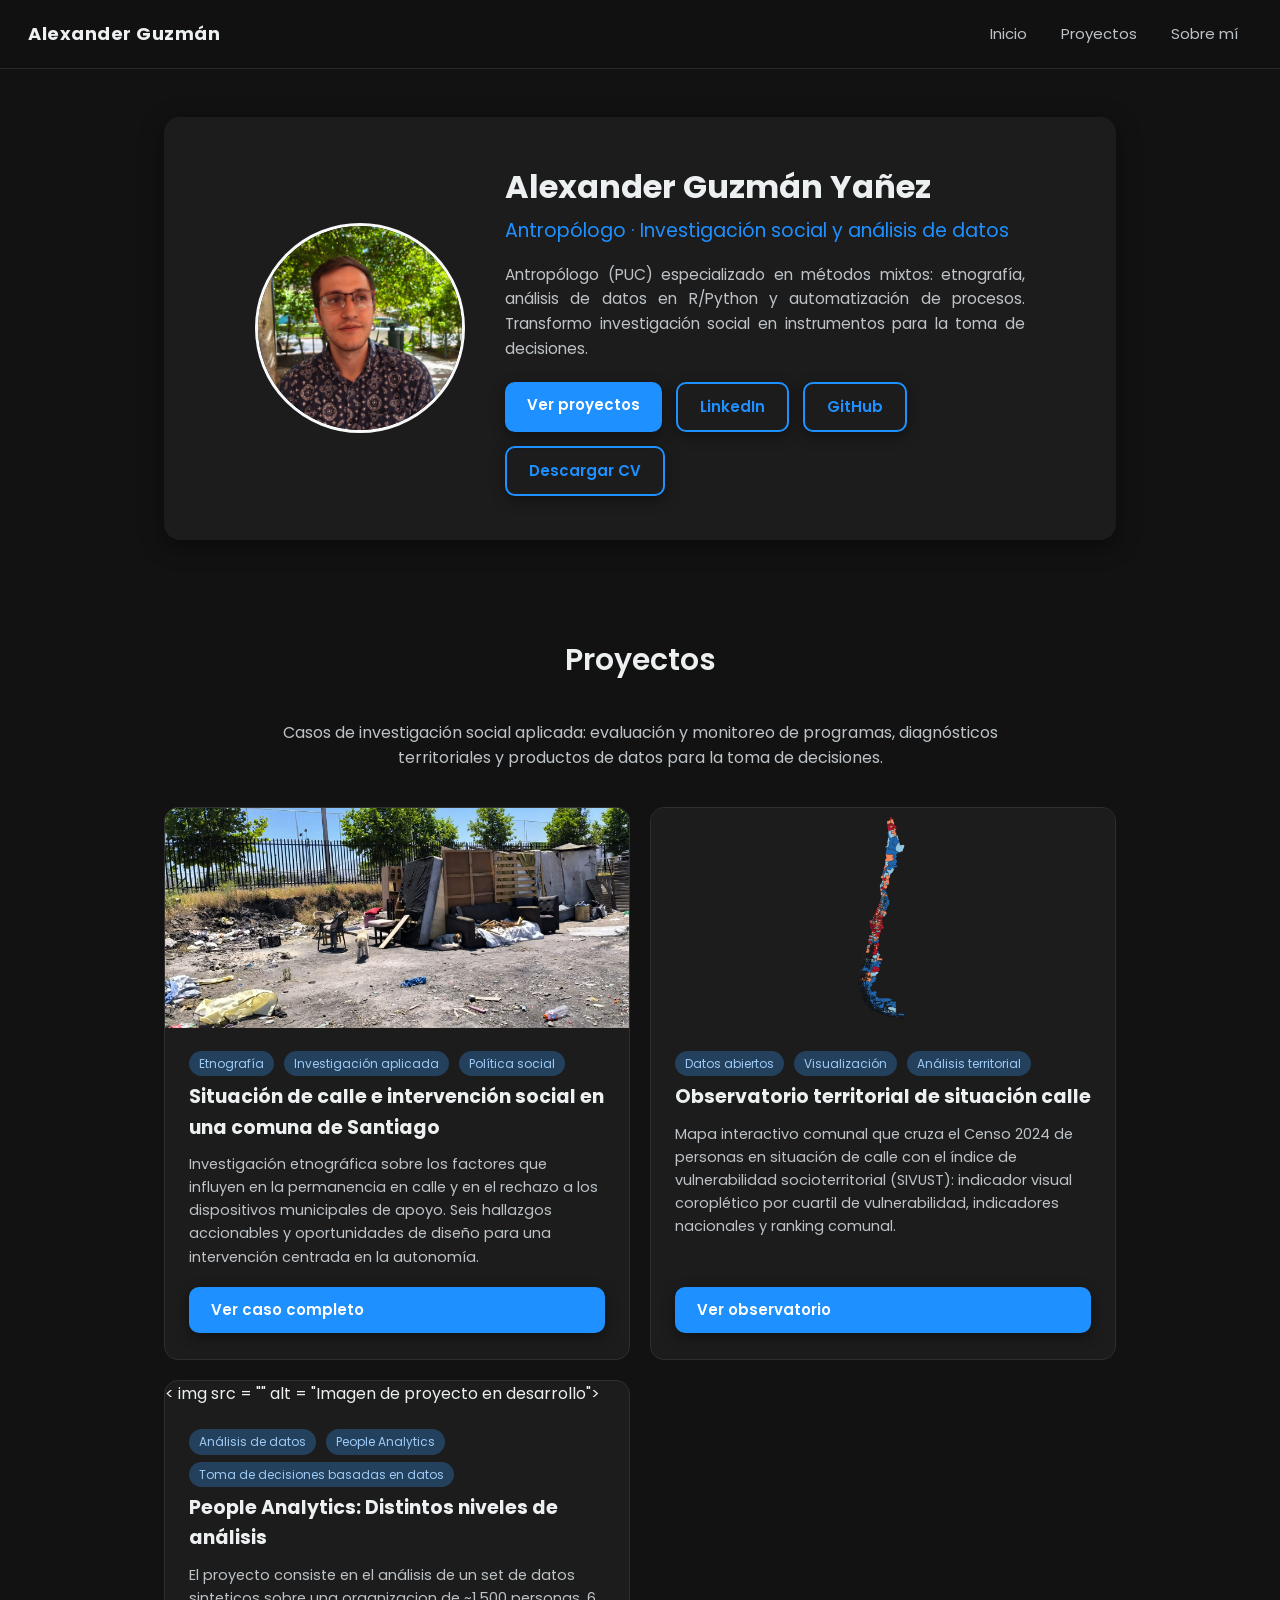
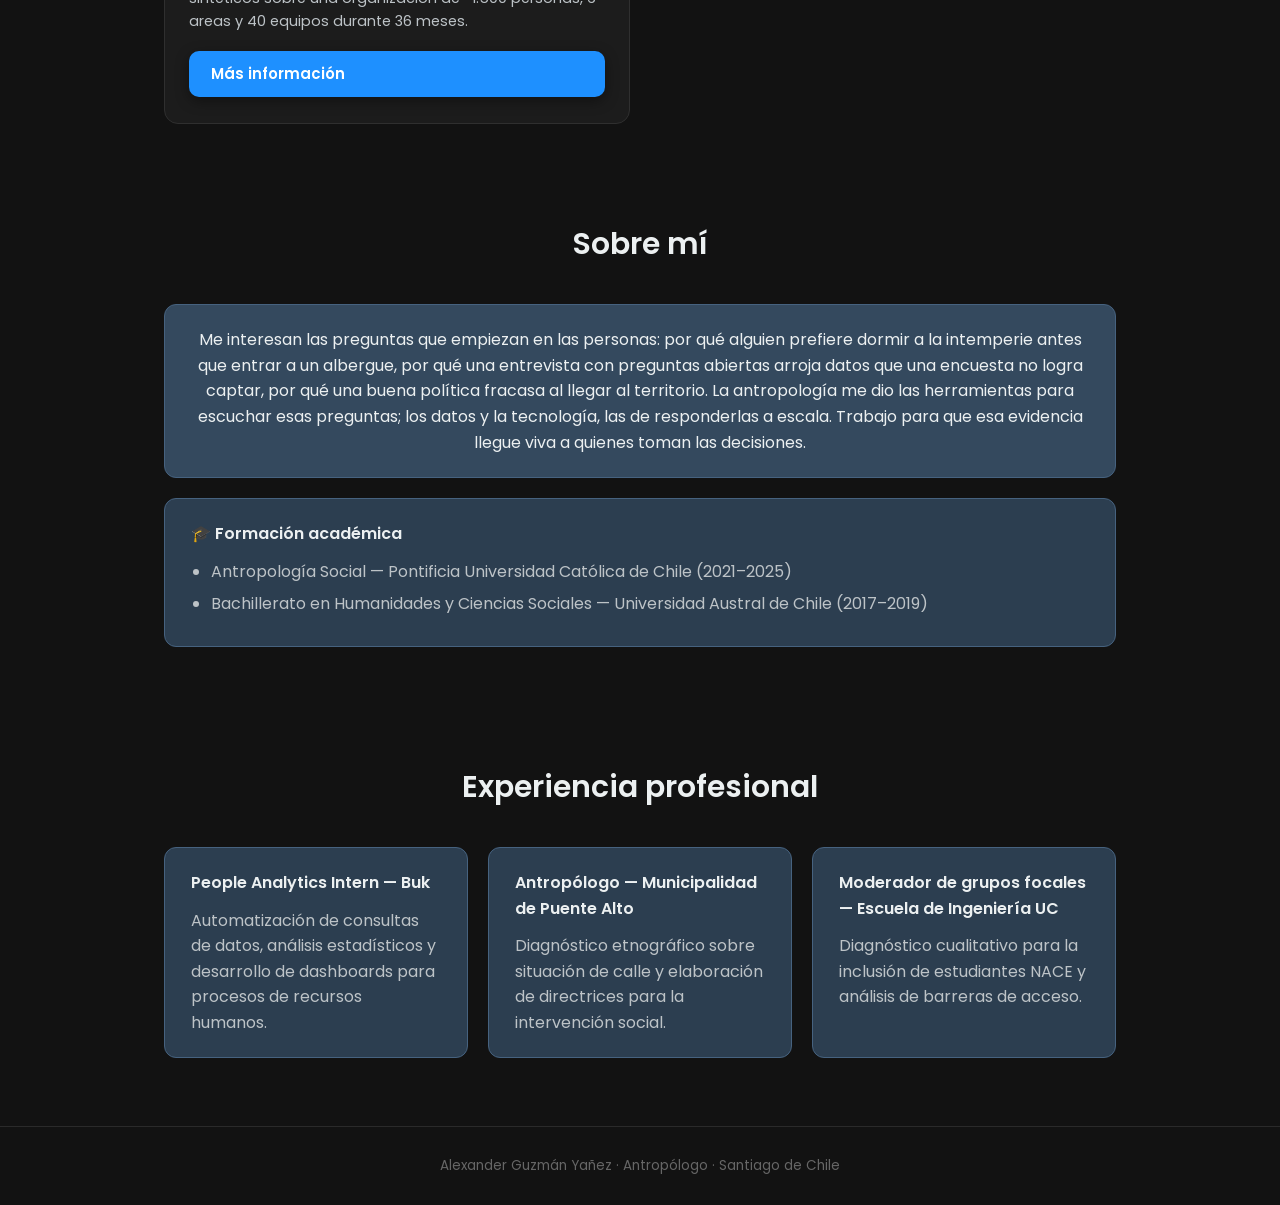
<file: index.html>
<!DOCTYPE html>
<html lang="es">
<head>
  <meta charset="UTF-8">
  <meta name="viewport" content="width=device-width, initial-scale=1.0">
  <title>Alexander Guzmán — Antropólogo · Investigación social y datos</title>
  <meta name="description" content="Portafolio de Alexander Guzmán Yañez: antropólogo especializado en investigación social, métodos mixtos y análisis de datos aplicado a problemas territoriales y organizacionales.">
  <link rel="preconnect" href="https://fonts.googleapis.com">
  <link rel="preconnect" href="https://fonts.gstatic.com" crossorigin>
  <link href="https://fonts.googleapis.com/css2?family=Poppins:wght@300;400;600;700&display=swap" rel="stylesheet">
  <link rel="stylesheet" href="styles.css">
</head>
<body>

  <nav class="nav">
    <a class="nav-brand" href="index.html">Alexander Guzmán</a>
    <div class="nav-links">
      <a href="#inicio">Inicio</a>
      <a href="#proyectos">Proyectos</a>
      <a href="#sobre-mi">Sobre mí</a>
    </div>
  </nav>

  <!-- ============ INICIO ============ -->
  <section id="inicio" class="container">
    <div class="hero">
      <img src="img/imgme.jpeg" alt="Foto de perfil de Alexander Guzmán">
      <div class="hero-text">
        <h1>Alexander Guzmán Yañez</h1>
        <h2>Antropólogo · Investigación social y análisis de datos</h2>
        <p>Antropólogo (PUC) especializado en métodos mixtos: etnografía, análisis de datos en R/Python y
        automatización de procesos. Transformo investigación social en instrumentos para la toma de decisiones.</p>
        <div class="hero-links">
          <a class="btn" href="#proyectos">Ver proyectos</a>
          <a class="btn btn-outline" href="https://www.linkedin.com/in/alexander-guzmán-yañez-689122227" target="_blank" rel="noopener">LinkedIn</a>
          <a class="btn btn-outline" href="https://github.com/Alexanderguzman-ant" target="_blank" rel="noopener">GitHub</a>
          <a class="btn btn-outline" href="docs/CV_Alexander_Guzman.pdf" target="_blank" rel="noopener">Descargar CV</a>
        </div>
      </div>
    </div>
  </section>

  <!-- ============ PROYECTOS ============ -->
  <section id="proyectos" class="container">
    <h2 class="section-title">Proyectos</h2>
    <p style="text-align:center; color: var(--text-muted); max-width: 720px; margin: 0 auto 36px;">
      Casos de investigación social aplicada: evaluación y monitoreo de programas, diagnósticos
      territoriales y productos de datos para la toma de decisiones.
    </p>

    <div class="grid-2">
      <div class="project-card">
        <img src="img/case_study_cover.jpeg" alt="Registro de terreno del estudio sobre situación de calle">
        <div class="project-card-body">
          <div>
            <span class="tag">Etnografía</span>
            <span class="tag">Investigación aplicada</span>
            <span class="tag">Política social</span>
          </div>
          <h3>Situación de calle e intervención social en una comuna de Santiago</h3>
          <p>Investigación etnográfica sobre los factores que influyen en la permanencia en calle y en el
          rechazo a los dispositivos municipales de apoyo. Seis hallazgos accionables y oportunidades de
          diseño para una intervención centrada en la autonomía.</p>
          <a class="btn" href="caso-situacion-calle.html">Ver caso completo</a>
        </div>
      </div>

      <div class="project-card">
        <img src="img/observatorio_cover.png" alt="Mapa del observatorio territorial de situación de calle">
        <div class="project-card-body">
          <div>
            <span class="tag">Datos abiertos</span>
            <span class="tag">Visualización</span>
            <span class="tag">Análisis territorial</span>
          </div>
          <h3>Observatorio territorial de situación calle</h3>
          <p>Mapa interactivo comunal que cruza el Censo 2024 de personas en situación de calle con el
          índice de vulnerabilidad socioterritorial (SIVUST): indicador visual coroplético por cuartil de vulnerabilidad,
          indicadores nacionales y ranking comunal.</p>
          <a class="btn" href="observatorio.html">Ver observatorio</a>
        </div>
      </div>
      <div class="project-card"> 
        < img src = "" alt = "Imagen de proyecto en desarrollo">
      <div class="project-card-body">
        <div>
          <span class="tag">Análisis de datos</span>
          <span class="tag">People Analytics</span>
          <span class="tag">Toma de decisiones basadas en datos</span>
        </div>
        <h3>People Analytics: Distintos niveles de análisis</h3>
        <p>El proyecto consiste en el análisis de un set de datos sinteticos sobre una organizacion de ~1.500 personas, 6 areas y 40 equipos durante
36 meses. </p>
        <a class="btn" href="#ponerarchivo">Más información</a>
    </div>
  </section>

  <!-- ============ SOBRE MÍ ============ -->
  <section id="sobre-mi" class="container">
    <h2 class="section-title">Sobre mí</h2>

<div class="well alt">
  <p style="text-align:center; font-size:16px; color: var(--text);">
    Me interesan las preguntas que empiezan en las personas: por qué alguien prefiere
    dormir a la intemperie antes que entrar a un albergue, por qué una entrevista con preguntas abiertas
    arroja datos que una encuesta no logra captar, por qué una buena política fracasa al llegar
    al territorio. La antropología me dio las herramientas para escuchar esas preguntas;
    los datos y la tecnología, las de responderlas a escala. Trabajo para que esa evidencia llegue
    viva a quienes toman las decisiones.
  </p>
</div>

    <div class="well">
      <h4>🎓 Formación académica</h4>
      <ul>
        <li>Antropología Social — Pontificia Universidad Católica de Chile (2021–2025)</li>
        <li>Bachillerato en Humanidades y Ciencias Sociales — Universidad Austral de Chile (2017–2019)</li>
      </ul>
    </div>
  </section>

  <!-- ============ EXPERIENCIA ============ -->
  <section id="experiencia" class="container">
    <h2 class="section-title">Experiencia profesional</h2>
    <div class="grid-3">
      <div class="well">
        <h4>People Analytics Intern — Buk</h4>
        <p>Automatización de consultas de datos, análisis estadísticos y desarrollo de dashboards para procesos de recursos humanos.</p>
      </div>
      <div class="well">
        <h4>Antropólogo — Municipalidad de Puente Alto</h4>
        <p>Diagnóstico etnográfico sobre situación de calle y elaboración de directrices para la intervención social.</p>
      </div>
      <div class="well">
        <h4>Moderador de grupos focales — Escuela de Ingeniería UC</h4>
        <p>Diagnóstico cualitativo para la inclusión de estudiantes NACE y análisis de barreras de acceso.</p>
      </div>
    </div>
  </section>

  <footer>
    Alexander Guzmán Yañez · Antropólogo · Santiago de Chile
  </footer>

  <script>
    // Clic sobre la tarjeta abre el proyecto (el botón sigue funcionando por su cuenta)
    document.querySelectorAll('.project-card').forEach(function (card) {
      card.addEventListener('click', function (e) {
        if (e.target.closest('a')) return;
        var enlace = card.querySelector('a.btn');
        if (enlace) window.location.href = enlace.href;
      });
    });
  </script>

  <script data-goatcounter="https://alexanderant.goatcounter.com/count"
    async src="//gc.zgo.at/count.js"></script>

</body>
</html>
</file>
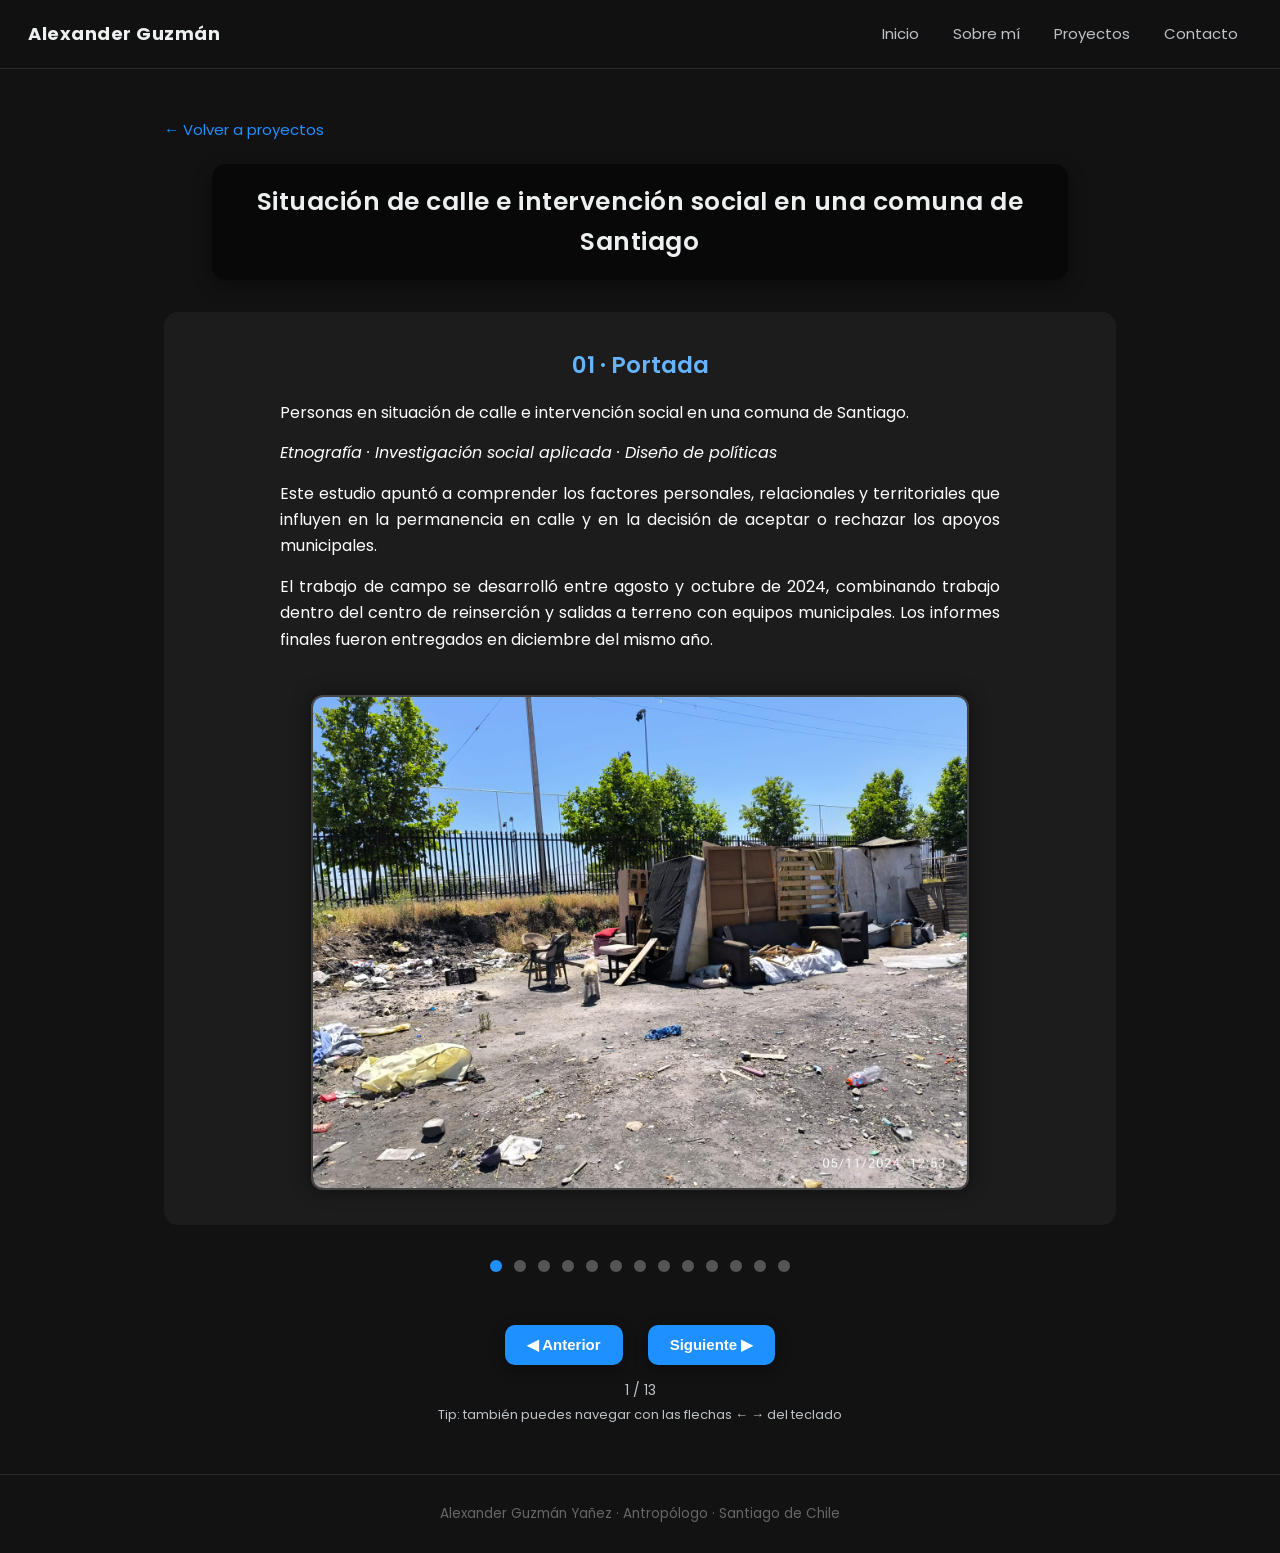
<file: caso-situacion-calle.html>
<!DOCTYPE html>
<html lang="es">
<head>
  <meta charset="UTF-8">
  <meta name="viewport" content="width=device-width, initial-scale=1.0">
  <title>Caso: Situación de calle e intervención social — Alexander Guzmán</title>
  <meta name="description" content="Caso de estudio etnográfico: personas en situación de calle e intervención social municipal en una comuna de Santiago.">
  <link rel="preconnect" href="https://fonts.googleapis.com">
  <link rel="preconnect" href="https://fonts.gstatic.com" crossorigin>
  <link href="https://fonts.googleapis.com/css2?family=Poppins:wght@300;400;600;700&display=swap" rel="stylesheet">
  <link rel="stylesheet" href="styles.css">
</head>
<body>

  <nav class="nav">
    <a class="nav-brand" href="index.html">Alexander Guzmán</a>
    <div class="nav-links">
      <a href="index.html#inicio">Inicio</a>
      <a href="index.html#sobre-mi">Sobre mí</a>
      <a href="index.html#proyectos">Proyectos</a>
      <a href="index.html#contacto">Contacto</a>
    </div>
  </nav>

  <main class="container">
    <a class="back-link" href="index.html#proyectos">← Volver a proyectos</a>

    <div class="case-title-card">
      <h1>Situación de calle e intervención social en una comuna de Santiago</h1>
    </div>

    <div class="carousel-wrapper">
      <div id="slides">

        <!-- 01. Portada -->
        <div class="carousel-slide active">
          <div class="carousel-content-box">
            <h3>01 · Portada</h3>
            <p>Personas en situación de calle e intervención social en una comuna de Santiago.</p>
            <p><em>Etnografía · Investigación social aplicada · Diseño de políticas</em></p>
            <p>Este estudio apuntó a comprender los factores personales, relacionales y territoriales que
            influyen en la permanencia en calle y en la decisión de aceptar o rechazar los apoyos municipales.</p>
            <p>El trabajo de campo se desarrolló entre agosto y octubre de 2024, combinando trabajo dentro del
            centro de reinserción y salidas a terreno con equipos municipales. Los informes finales fueron
            entregados en diciembre del mismo año.</p>
          </div>
          <img class="carousel-img" src="img/case_study_cover.jpeg" alt="Espacio habitado en situación de calle">
        </div>

        <!-- 02. Contexto -->
        <div class="carousel-slide">
          <div class="carousel-content-box">
            <h3>02 · Contexto del proyecto</h3>
            <p>El municipio buscaba entender por qué muchas personas en situación de calle rechazan los
            programas de apoyo, incluso cuando estos ofrecen alojamiento, acompañamiento psicosocial y
            opciones de reinserción.</p>
            <p>Para ello se desarrolló una investigación cualitativa con enfoque etnográfico, incorporando
            múltiples técnicas de acercamiento y observación:</p>
            <ul>
              <li>Observación participante dentro del Centro de Reinserción Municipal.</li>
              <li>Acompañamiento en operativos de calle con equipos municipales.</li>
              <li>Entrevistas abiertas y conversaciones informales en territorio.</li>
              <li>Registro de situaciones cotidianas y dinámicas grupales en espacios públicos.</li>
              <li>Triangulación entre relatos de usuarios, funcionarios y observaciones directas.</li>
              <li>Análisis mediante codificación abierta y selectiva (Teoría Fundamentada).</li>
            </ul>
            <p>El objetivo fue obtener una comprensión situada de las motivaciones, significados y dinámicas
            que influyen en la decisión de rechazar o aceptar dispositivos de apoyo.</p>
          </div>
          <img class="carousel-img" src="img/problema.jpeg" alt="Contexto territorial del estudio">
        </div>

        <!-- 03. Personas y contextos -->
        <div class="carousel-slide">
          <div class="carousel-content-box">
            <h3>03 · Personas y contextos</h3>
            <p>Las personas en situación de calle mantienen redes, rutinas e identidades vinculadas al territorio.</p>
            <p>Sus decisiones están influenciadas por trayectorias de exclusión, vínculos afectivos frágiles,
            consumo problemático y trabajos informales.</p>
            <p>Comprender estos contextos es clave para diseñar intervenciones más útiles y realistas.</p>
          </div>
          <img class="carousel-img" src="img/personas_contexto.jpeg" alt="Trabajo de campo en territorio">
        </div>

        <!-- 04. Insight 1 -->
        <div class="carousel-slide">
          <div class="carousel-content-box">
            <h3>04 · La autonomía como valor fundamental y estrategia de supervivencia</h3>
            <p>Las trayectorias están marcadas por quiebres familiares, separaciones, pérdidas laborales y
            conflictos afectivos. Estos quiebres pueden ser causa de la caída en calle, o efectuarse como
            consecuencia de no querer seguir con la vida que se llevaba.</p>
            <p>Los vínculos familiares conflictivos, el fallecimiento de familiares, el sentimiento de rechazo
            y el consumo problemático de sustancias configuran una experiencia de rechazo respecto a depender
            de otros. La vida en la calle desarrolla un fuerte sentido de autosuficiencia: los programas de
            ayuda que implican internación se perciben como una amenaza a esa autonomía.</p>
            <p class="evidencia"><strong>Evidencia:</strong> los participantes describían con orgullo sus
            estrategias de subsistencia (“hay plata en la basura”) y veían el ingreso a un centro como una
            regresión a un estado de dependencia. La libertad de tomar sus propias decisiones, incluso en
            condiciones extremas, era un pilar de su identidad.</p>
          </div>
          <img class="carousel-img" src="img/insight1.jpeg" alt="Vivienda autoconstruida en terreno">
        </div>

        <!-- 05. Insight 2 -->
        <div class="carousel-slide">
          <div class="carousel-content-box">
            <h3>05 · Resignificación del espacio: la calle como hogar</h3>
            <p>La calle se resignifica como un lugar donde se puede vivir bajo reglas propias, sin horarios
            ni supervisión.</p>
            <p>Los espacios que habitan (rucos, plazas) son resignificados como hogares funcionales y llenos
            de significado, no meros refugios improvisados.</p>
            <p class="evidencia"><strong>Evidencia:</strong> los usuarios mostraban sus rucos organizados:
            “acá está el living y por ahí la cocina; este es nuestro hogar”. La destrucción de estos espacios
            por parte del municipio se vive como una violencia institucional que destruye su historia material
            y emocional.</p>
          </div>
          <img class="carousel-img" src="img/insight2.jpeg" alt="Espacio resignificado como hogar">
        </div>

        <!-- 06. Insight 3 -->
        <div class="carousel-slide">
          <div class="carousel-content-box">
            <h3>06 · Economías informales y agencia activa</h3>
            <p>Los usuarios no son sujetos pasivos: están integrados en sistemas económicos informales
            activos (recolección, venta en ferias, oficios).</p>
            <p class="evidencia"><strong>Evidencia:</strong> relatos de generación de ingresos diarios
            (~$10.000) destinados a su sustento e, incluso, al de sus familias. El ingreso a un centro
            interrumpe estas redes de ingreso, creando una barrera económica tangible.</p>
          </div>
          <img class="carousel-img" src="img/insight3.jpeg" alt="Territorio de economías informales">
        </div>

        <!-- 07. Insight 4 -->
        <div class="carousel-slide">
          <div class="carousel-content-box">
            <h3>07 · Relaciones sociales y mascotas como red de soporte crítica</h3>
            <p>Se construyen comunidades horizontales y lazos de compañerismo que reemplazan las redes
            familiares perdidas. Estas relaciones son un soporte emocional y práctico fundamental. Los
            animales también cumplen un rol importante en el día a día: proveerles comida y convivir con ellos.</p>
            <p class="evidencia"><strong>Evidencia:</strong> parejas y grupos que se autodenominan compañeros
            y trabajan en conjunto. Las intervenciones que separan estas redes (internaciones individuales que
            separan parejas, amigos y animales) son fuertemente rechazadas.</p>
          </div>
          <img class="carousel-img" src="img/insight4.jpeg" alt="Redes de cuidado y convivencia">
        </div>

        <!-- 08. Insight 5 -->
        <div class="carousel-slide">
          <div class="carousel-content-box">
            <h3>08 · Género y vulnerabilidad</h3>
            <p>La socialización masculina hegemónica (autosuficiencia, contención emocional) dificulta la
            expresión de vulnerabilidad y la búsqueda de ayuda formal.</p>
            <p>Las mujeres en situación de calle enfrentan una vulnerabilidad específica y extrema, caracterizada
            por la amenaza constante de agresiones sexuales y relaciones de dependencia coercitiva con hombres
            que aprovechan su situación para obtener favores a cambio de protección o sustento.</p>
            <p class="evidencia"><strong>Evidencia:</strong> hombres que relataban “aguantar y resistir” como
            mandato, canalizando el dolor emocional hacia el consumo de sustancias, lo que perpetúa el ciclo de
            exclusión. El fenómeno está altamente masculinizado (90% de los casos atendidos). En el caso femenino
            se relata acoso sexual callejero y, también, la importancia de la autonomía y de saber defenderse
            cuando alguien intenta aprovecharse.</p>
          </div>
          <img class="carousel-img" src="img/insight5.jpeg" alt="Pareja en situación de calle con su mascota">
        </div>

        <!-- 09. Insight 6 -->
        <div class="carousel-slide">
          <div class="carousel-content-box">
            <h3>09 · Tensiones en el Centro de Reinserción</h3>
            <p>Los procesos de reinserción son valorados, pero también descritos como lentos, normativos y
            emocionalmente demandantes. Algunos de los problemas que reportan los usuarios:</p>
            <ul>
              <li>Convivencia con personas en diferentes etapas: conflictos al interior del recinto, robos y peleas.</li>
              <li>Alta exigencia emocional y riesgo de recaídas.</li>
              <li>Los usuarios agradecen el apoyo, pero piden mayor flexibilidad.</li>
            </ul>
          </div>
          <img class="carousel-img" src="img/insight6.jpeg" alt="Visita a viviendas autoconstruidas">
        </div>

        <!-- 10. Oportunidades de diseño -->
        <div class="carousel-slide">
          <div class="carousel-content-box">
            <h3>10 · Oportunidades de diseño</h3>
            <ul>
              <li>Intervenciones más flexibles ante trayectorias distintas, incluyendo alternativas habitacionales
              de transición y oportunidades laborales flexibles.</li>
              <li>Modelos progresivos que no obliguen a abandonar el espacio propio de inmediato.</li>
              <li>Mejor comunicación entre equipos municipales (por ejemplo, entre seguridad ciudadana y
              programas de ayuda).</li>
              <li>Protocolos unificados de contacto y acompañamiento.</li>
              <li>Incorporar estrategias de <em>Housing First</em>, especialmente para parejas o personas con
              vínculos significativos difíciles de separar.</li>
              <li>Co-crear soluciones mediante metodologías participativas como la Investigación Acción
              Participativa (IAP) y enfoques centrados en la experiencia aplicados al trabajo social.</li>
            </ul>
          </div>
          <img class="carousel-img" src="img/oportunidades.jpeg" alt="Animal de compañía en espacio habitado">
        </div>

        <!-- 11. Impacto potencial -->
        <div class="carousel-slide">
          <div class="carousel-content-box">
            <h3>11 · Impacto potencial</h3>
            <p>Una intervención más flexible y centrada en la persona puede aumentar la adherencia y reducir
            la desvinculación.</p>
            <p>Incorporar la autonomía como eje de diseño mejora la experiencia de acompañamiento.</p>
            <p>La incorporación de modelos como <em>Housing First</em> y metodologías participativas puede
            mejorar la adherencia y reducir el rechazo, al sentirse la intervención más alineada con las
            realidades territoriales, afectivas y laborales de las personas.</p>
          </div>
          <img class="carousel-img" src="img/impacto.jpeg" alt="Conversación en terreno con equipos municipales">
        </div>

        <!-- 12. Reflexiones finales -->
        <div class="carousel-slide">
          <div class="carousel-content-box">
            <h3>12 · Reflexiones finales</h3>
            <p>Diseñar <em>con</em> y no <em>para</em> transforma la relación entre instituciones y personas
            en situación de calle.</p>
            <p>Reconocer la agencia, la autonomía y las expectativas personales permite intervenciones más
            humanas y sostenibles.</p>
            <p>La flexibilidad, la coherencia institucional y el diseño centrado en la experiencia de las
            personas emergen como claves para avanzar hacia intervenciones más humanas y sostenibles.</p>
          </div>
          <img class="carousel-img" src="img/reflexiones.jpeg" alt="Vivienda autoconstruida en contexto urbano">
        </div>

        <!-- 13. Cierre -->
        <div class="carousel-slide">
          <div class="carousel-content-box">
            <h3>13 · Cierre del estudio</h3>
            <p>Este estudio aporta una mirada situada y empática para mejorar la intervención municipal,
            buscando avanzar hacia políticas más adaptativas, basadas en la autonomía, los vínculos
            significativos y enfoques contemporáneos como <em>Housing First</em> y la participación comunitaria.</p>
            <p>Gracias a todas las personas que compartieron sus experiencias en terreno, a los trabajadores
            municipales que hicieron posible el trabajo de campo —tanto dentro como fuera de los centros— y a
            mi par de trabajo Daniel Morales, con quien realizamos de manera conjunta este proyecto.</p>
          </div>
          <img class="carousel-img" src="img/cierre.jpeg" alt="Interior de un espacio habitado">
        </div>

      </div>

      <div class="carousel-indicators" id="dots"></div>
    </div>

    <div class="carousel-buttons">
      <button class="btn" id="prev">◀ Anterior</button>
      <button class="btn" id="next">Siguiente ▶</button>
    </div>
    <p class="slide-counter" id="counter">1 / 13</p>
    <p class="slide-counter" style="margin-top:4px; font-size:13px;">Tip: también puedes navegar con las flechas ← → del teclado</p>
  </main>

  <footer>
    Alexander Guzmán Yañez · Antropólogo · Santiago de Chile
  </footer>

  <script>
    // Carrusel 100% cliente: un solo listener, sin servidor.
    (function () {
      var slides = document.querySelectorAll('.carousel-slide');
      var dotsBox = document.getElementById('dots');
      var counter = document.getElementById('counter');
      var total = slides.length;
      var current = 0;

      // Crear puntos indicadores (clicables)
      for (var i = 0; i < total; i++) {
        var d = document.createElement('button');
        d.className = 'dot' + (i === 0 ? ' active' : '');
        d.setAttribute('aria-label', 'Ir a la diapositiva ' + (i + 1));
        d.dataset.index = i;
        dotsBox.appendChild(d);
      }
      var dots = dotsBox.querySelectorAll('.dot');

      function goTo(n) {
        if (n < 0 || n >= total) return;
        slides[current].classList.remove('active');
        dots[current].classList.remove('active');
        current = n;
        slides[current].classList.add('active');
        dots[current].classList.add('active');
        counter.textContent = (current + 1) + ' / ' + total;
      }

      document.getElementById('next').addEventListener('click', function () { goTo(current + 1); });
      document.getElementById('prev').addEventListener('click', function () { goTo(current - 1); });
      dotsBox.addEventListener('click', function (e) {
        if (e.target.classList.contains('dot')) goTo(parseInt(e.target.dataset.index, 10));
      });
      document.addEventListener('keydown', function (e) {
        if (e.key === 'ArrowRight') goTo(current + 1);
        else if (e.key === 'ArrowLeft') goTo(current - 1);
      });
    })();
  </script>

  <script data-goatcounter="https://alexanderant.goatcounter.com/count"
    async src="//gc.zgo.at/count.js"></script>

</body>
</html>
</file>
<file: styles.css>
/* ============================================
   Portafolio Alexander Guzmán — Estilos
   Sitio estático: sin servidor, sin dependencias
   de build. Fuentes: Google Fonts (Poppins).
   ============================================ */

:root {
  --bg: #121212;
  --bg-panel: #1c1c1c;
  --bg-well: #2c3e50;
  --bg-well-alt: #34495e;
  --border: #46627f;
  --text: #ecf0f1;
  --text-muted: #bdc3c7;
  --accent: #1e90ff;
  --accent-hover: #63b3ff;
  --maxw: 1000px;
}

* { box-sizing: border-box; margin: 0; padding: 0; }

html { scroll-behavior: smooth; }

body {
  background: var(--bg);
  color: var(--text);
  font-family: 'Poppins', sans-serif;
  line-height: 1.6;
}

/* ---------- Navegación ---------- */
.nav {
  position: sticky;
  top: 0;
  z-index: 100;
  background: rgba(18, 18, 18, 0.92);
  backdrop-filter: blur(8px);
  border-bottom: 1px solid #2a2a2a;
  display: flex;
  align-items: center;
  justify-content: space-between;
  padding: 14px 28px;
}

.nav-brand {
  font-weight: 700;
  font-size: 18px;
  color: var(--text);
  text-decoration: none;
  letter-spacing: 0.5px;
}

.nav-links { display: flex; gap: 6px; }

.nav-links a {
  color: var(--text-muted);
  text-decoration: none;
  font-size: 15px;
  padding: 8px 14px;
  border-radius: 8px;
  transition: 0.2s ease;
}

.nav-links a:hover { color: var(--text); background: #222; }
.nav-links a.active { color: var(--accent); }

/* ---------- Layout general ---------- */
.container {
  max-width: var(--maxw);
  margin: 0 auto;
  padding: 48px 24px;
}

.section-title {
  text-align: center;
  font-size: 30px;
  font-weight: 600;
  margin-bottom: 36px;
}

/* ---------- Hero ---------- */
.hero {
  display: flex;
  gap: 40px;
  align-items: center;
  background: var(--bg-panel);
  border-radius: 16px;
  padding: 44px;
  box-shadow: 0 6px 24px rgba(0,0,0,0.45);
  flex-wrap: wrap;
  justify-content: center;
}

.hero img {
  width: 210px;
  height: 210px;
  object-fit: cover;
  border-radius: 50%;
  border: 3px solid #f8f9fa;
  flex-shrink: 0;
}

.hero-text { max-width: 520px; }

.hero-text h1 { font-size: 32px; font-weight: 700; }

.hero-text h2 {
  font-size: 19px;
  font-weight: 400;
  color: var(--accent);
  margin: 4px 0 16px;
}

.hero-text p { color: var(--text-muted); font-size: 15.5px; text-align: justify; }

.hero-links { margin-top: 20px; display: flex; gap: 14px; flex-wrap: wrap; }

.btn {
  display: inline-block;
  background: var(--accent);
  color: #fff;
  text-decoration: none;
  padding: 11px 22px;
  border-radius: 10px;
  font-size: 15px;
  font-weight: 600;
  border: none;
  cursor: pointer;
  transition: 0.25s ease;
  box-shadow: 0 4px 14px rgba(0,0,0,0.4);
}

.btn:hover { background: var(--accent-hover); transform: translateY(-2px); }

.btn-outline {
  background: transparent;
  border: 2px solid var(--accent);
  color: var(--accent);
}

.btn-outline:hover { background: var(--accent); color: #fff; }

/* ---------- Tarjetas / wells ---------- */
.well {
  background: var(--bg-well);
  border: 1px solid var(--border);
  border-radius: 12px;
  padding: 22px 26px;
  margin-bottom: 20px;
}

.well.alt { background: var(--bg-well-alt); }

.well h3, .well h4 { margin-bottom: 12px; font-weight: 600; }
.well ul { padding-left: 20px; color: var(--text-muted); }
.well li { margin-bottom: 7px; }
.well p { color: var(--text-muted); }

.grid-2 {
  display: grid;
  grid-template-columns: 1fr 1fr;
  gap: 20px;
}

.grid-3 {
  display: grid;
  grid-template-columns: repeat(3, 1fr);
  gap: 20px;
}

@media (max-width: 720px) {
  .grid-2 { grid-template-columns: 1fr; }
  .grid-3 { grid-template-columns: 1fr; }
  .hero { padding: 28px; text-align: center; }
  .hero-links { justify-content: center; }
  .nav { padding: 12px 16px; }
  .nav-links a { padding: 6px 9px; font-size: 13.5px; }
}

/* ---------- Habilidades ---------- */
.skills-row {
  display: grid;
  grid-template-columns: repeat(4, 1fr);
  gap: 16px;
}

@media (max-width: 720px) { .skills-row { grid-template-columns: 1fr 1fr; } }

.skill-col b { color: var(--text); display: block; margin-bottom: 6px; }
.skill-col span { color: var(--text-muted); display: block; font-size: 14.5px; }

.quote {
  font-style: italic;
  text-align: center;
  color: var(--text);
}

/* ---------- Proyectos ---------- */
.project-card {
  background: var(--bg-panel);
  border: 1px solid #2f2f2f;
  border-radius: 14px;
  overflow: hidden;
  transition: 0.25s ease;
  display: flex;
  flex-direction: column;
}

.project-card:hover { transform: translateY(-4px); box-shadow: 0 10px 28px rgba(0,0,0,0.5); cursor: pointer; }

.project-card img {
  width: 100%;
  height: 220px;
  object-fit: cover;
}

.project-card-body { padding: 22px 24px 26px; flex: 1; display: flex; flex-direction: column; }

.project-card-body h3 { font-size: 19px; margin-bottom: 10px; }
.project-card-body p { color: var(--text-muted); font-size: 14.5px; margin-bottom: 18px; flex: 1; }

.tag {
  display: inline-block;
  background: #23405c;
  color: #9ec9f5;
  font-size: 12px;
  padding: 3px 10px;
  border-radius: 20px;
  margin: 0 6px 6px 0;
}

.soon {
  border-style: dashed;
  opacity: 0.85;
}

.soon-badge {
  display: inline-block;
  background: #4a3a1e;
  color: #e8c46a;
  font-size: 12px;
  font-weight: 600;
  padding: 3px 12px;
  border-radius: 20px;
  margin-bottom: 10px;
}

/* ---------- Contacto ---------- */
.contact-box { text-align: center; max-width: 640px; margin: 0 auto; }
.contact-box .well { margin-bottom: 28px; }
.contact-box h4 { margin: 18px 0 6px; }
.contact-box p { color: var(--text-muted); margin-bottom: 16px; }

/* ---------- Footer ---------- */
footer {
  text-align: center;
  color: #666;
  font-size: 13.5px;
  padding: 28px;
  border-top: 1px solid #2a2a2a;
}

/* ============================================
   Case study — carrusel
   ============================================ */

.case-title-card {
  background: rgba(0, 0, 0, 0.55);
  padding: 18px 28px;
  border-radius: 14px;
  text-align: center;
  margin: 0 auto;
  width: fit-content;
  max-width: 90%;
  box-shadow: 0 6px 18px rgba(0,0,0,0.4);
  backdrop-filter: blur(6px);
}

.case-title-card h1 {
  font-weight: 600;
  letter-spacing: 0.5px;
  font-size: 25px;
}

.carousel-wrapper {
  position: relative;
  padding-bottom: 70px;
  margin-top: 32px;
}

.carousel-slide {
  display: none;
  flex-direction: column;
  align-items: center;
  gap: 28px;
  padding: 35px 55px;
  background: var(--bg-panel);
  color: white;
  border-radius: 14px;
  animation: fadeIn 0.5s ease;
}

.carousel-slide.active { display: flex; }

@keyframes fadeIn {
  from { opacity: 0; transform: translateY(8px); }
  to { opacity: 1; transform: translateY(0); }
}

.carousel-content-box {
  width: 100%;
  max-width: 720px;
}

.carousel-content-box h3 {
  text-align: center;
  margin-bottom: 16px;
  font-size: 23px;
  font-weight: 600;
  color: var(--accent-hover);
}

.carousel-content-box p {
  text-align: justify;
  line-height: 1.65;
  margin-bottom: 14px;
  font-size: 16px;
}

.carousel-content-box ul { padding-left: 20px; }
.carousel-content-box li { margin-bottom: 8px; text-align: justify; }

.carousel-content-box .evidencia {
  background: #16202b;
  border-left: 4px solid var(--accent);
  border-radius: 8px;
  padding: 14px 18px;
  color: var(--text-muted);
}

.carousel-img {
  max-width: 85%;
  max-height: 55vh;
  border-radius: 12px;
  border: 2px solid #444;
  object-fit: contain;
  box-shadow: 0 0 18px rgba(0,0,0,0.5);
}

@media (max-width: 720px) {
  .carousel-slide { padding: 24px 18px; }
  .carousel-img { max-width: 100%; }
}

.carousel-indicators {
  position: absolute;
  bottom: 15px;
  width: 100%;
  left: 0;
  text-align: center;
}

.dot {
  height: 12px;
  width: 12px;
  margin: 0 6px;
  background-color: #555;
  border-radius: 50%;
  display: inline-block;
  cursor: pointer;
  transition: background-color 0.3s ease;
  border: none;
  padding: 0;
}

.dot.active { background-color: var(--accent); }

.carousel-buttons {
  width: 100%;
  display: flex;
  justify-content: center;
  align-items: center;
  gap: 25px;
  margin-top: 30px;
}

.slide-counter {
  text-align: center;
  color: var(--text-muted);
  font-size: 14px;
  margin-top: 14px;
}

.back-link {
  display: inline-block;
  margin-bottom: 22px;
  color: var(--accent);
  text-decoration: none;
  font-size: 15px;
}

.back-link:hover { color: var(--accent-hover); }
</file>
